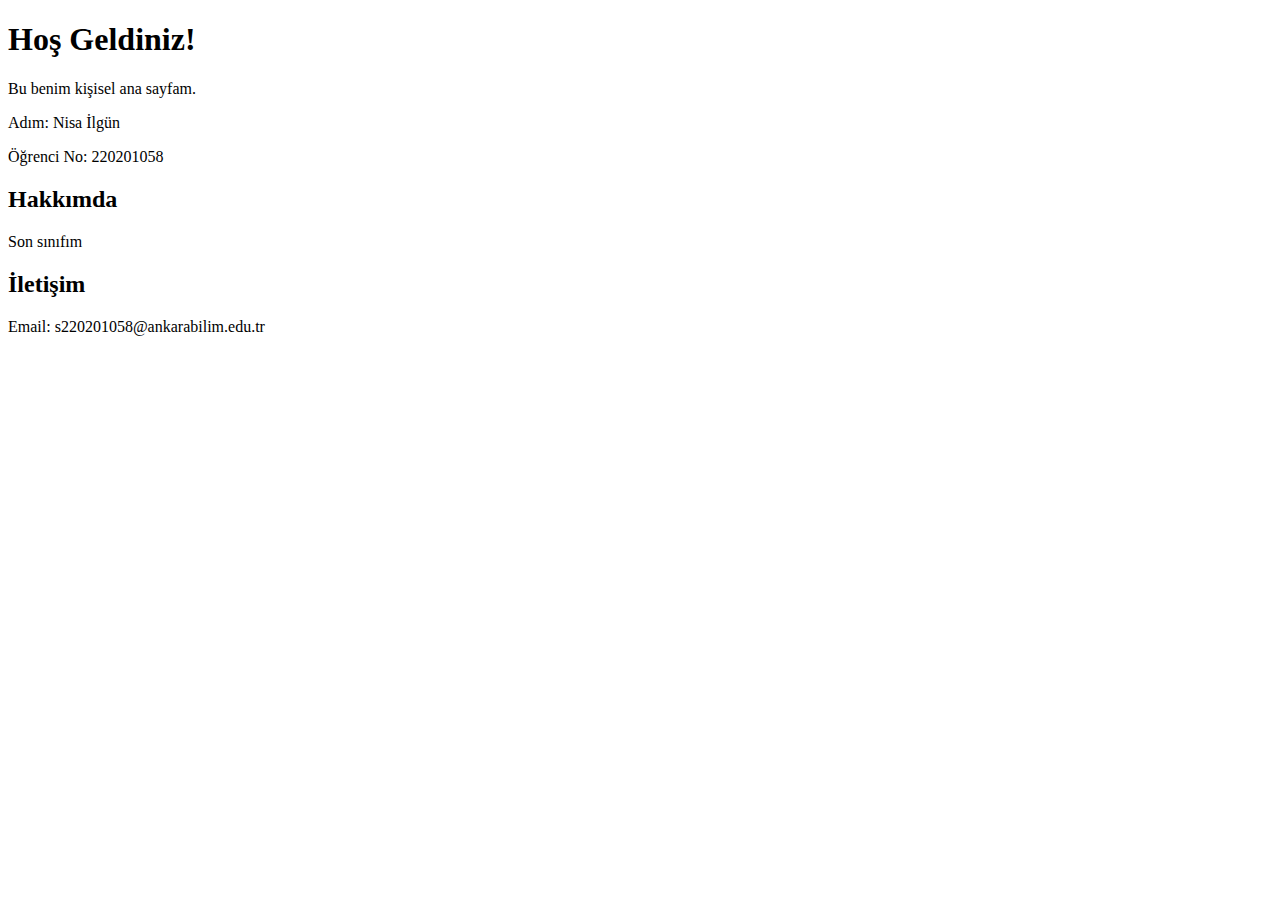
<file: homepage/index.html>
<!DOCTYPE html>
<html>
<head>
    <title>Benim Ana Sayfam</title>
</head>
<body>
    <h1>Hoş Geldiniz!</h1>
    <p>Bu benim kişisel ana sayfam.</p>
    <p>Adım: Nisa İlgün</p>
    <p>Öğrenci No: 220201058</p>
    
    <h2>Hakkımda</h2>
    <p>Son sınıfım</p>
    
    <h2>İletişim</h2>
    <p>Email: s220201058@ankarabilim.edu.tr</p>
</body>
</html>
</file>
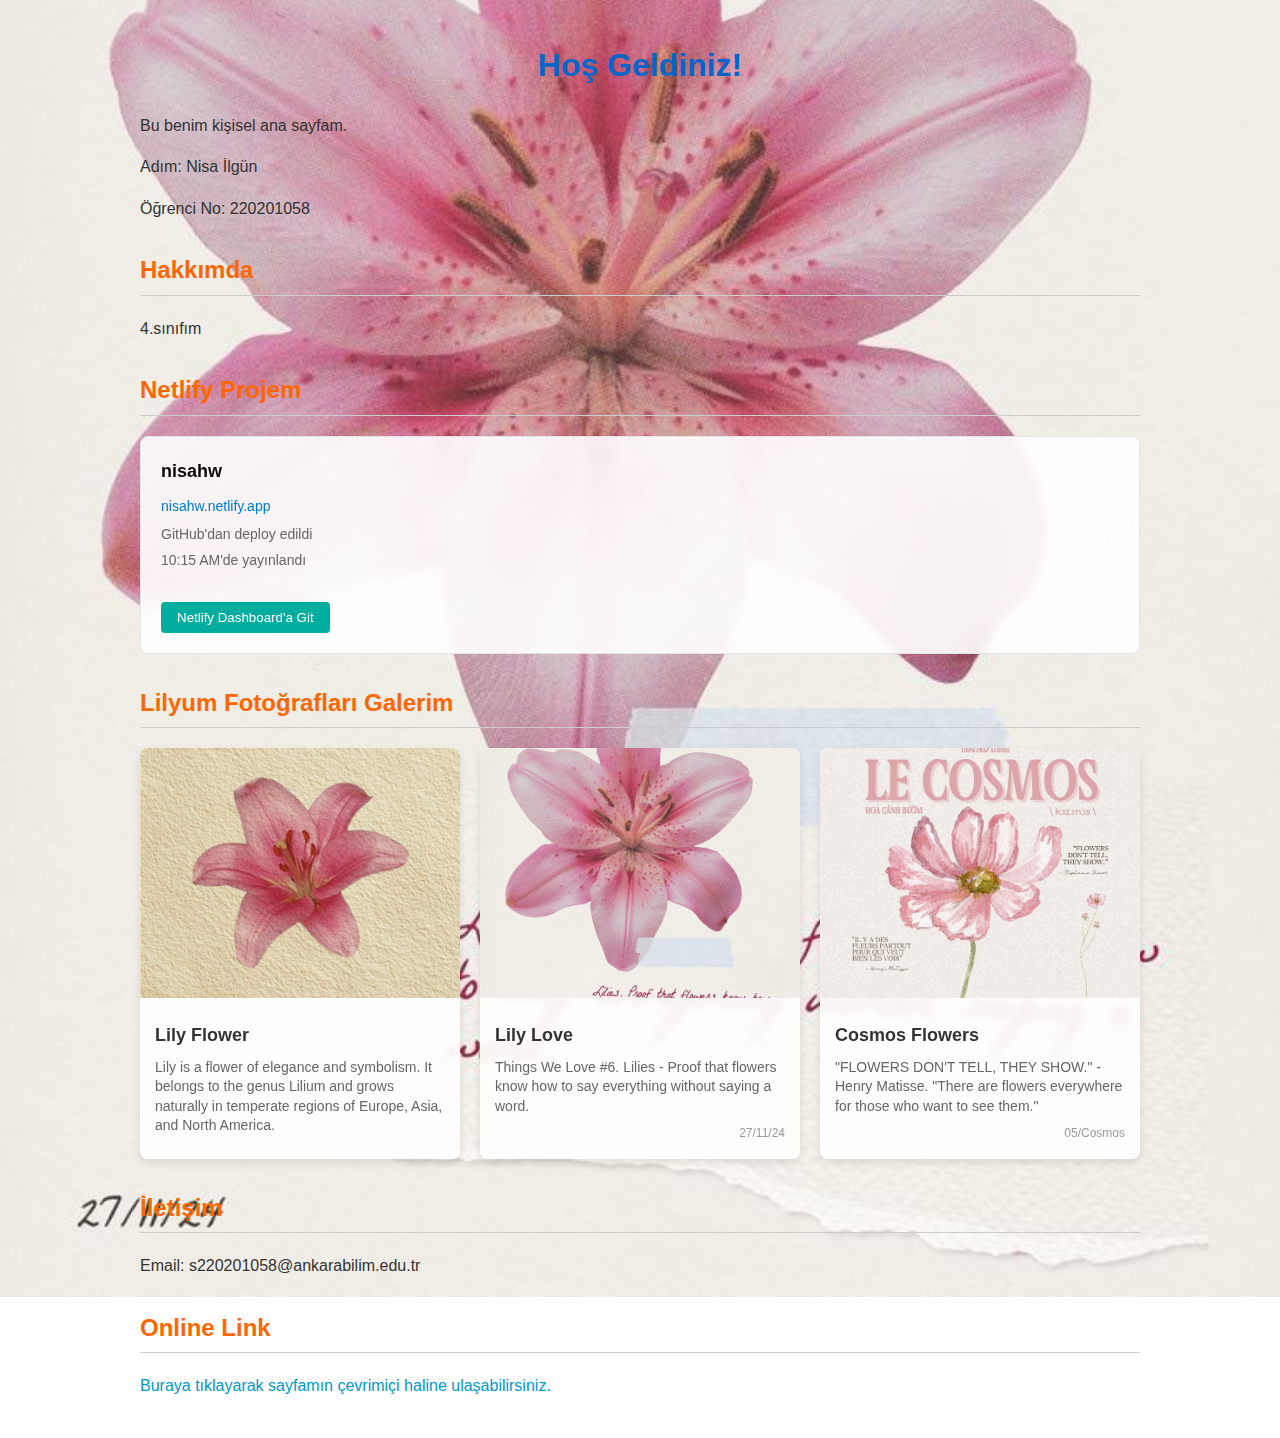
<file: homepage/index (2).html>
<!DOCTYPE html>
<html lang="tr">
<head>
    <meta charset="UTF-8">
    <meta name="viewport" content="width=device-width, initial-scale=1.0">
    <title>Benim Ana Sayfam</title>
    <link rel="stylesheet" href="style.css">
</head>
<body>
    <h1>Hoş Geldiniz!</h1>
    <p>Bu benim kişisel ana sayfam.</p>
    <p>Adım: Nisa İlgün</p>
    <p>Öğrenci No: 220201058</p>

    <h2>Hakkımda</h2>
    <p>4.sınıfım</p>

    <h2>Netlify Projem</h2>
    <div class="netlify-section">
        <div class="netlify-project">
            <div class="project-name">nisahw</div>
            <a href="https://nisahw.netlify.app" class="project-domain" target="_blank">nisahw.netlify.app</a>
            <div class="deployment-info">GitHub'dan deploy edildi</div>
            <div class="deployment-info">10:15 AM'de yayınlandı</div>
        </div>
        
        <button class="netlify-button" onclick="window.open('https://app.netlify.com/projects/nisahw/overview', '_blank')">
            Netlify Dashboard'a Git
        </button>
    </div>

    <h2>Lilyum Fotoğrafları Galerim</h2>
    <div class="gallery">
        <div class="photo-card">
            <img src="2a8d250959e660d8a95a4a0799a16b82.jpg" alt="Lily Flower">
            <div class="photo-info">
                <div class="photo-title">Lily Flower</div>
                <div class="photo-description">
                    Lily is a flower of elegance and symbolism. It belongs to the genus Lilium and grows naturally in temperate regions of Europe, Asia, and North America.
                </div>
            </div>
        </div>

        <div class="photo-card">
            <img src="70d348d43bd834d2424800a670a27e4a.jpg" alt="Lily Love">
            <div class="photo-info">
                <div class="photo-title">Lily Love</div>
                <div class="photo-description">
                    Things We Love #6. Lilies - Proof that flowers know how to say everything without saying a word.
                </div>
                <div class="photo-date">27/11/24</div>
            </div>
        </div>

        <div class="photo-card">
            <img src="b905528ebf4a6c549ba638177b6c0112.jpg" alt="Cosmos Flowers">
            <div class="photo-info">
                <div class="photo-title">Cosmos Flowers</div>
                <div class="photo-description">
                    "FLOWERS DON'T TELL, THEY SHOW." - Henry Matisse. "There are flowers everywhere for those who want to see them."
                </div>
                <div class="photo-date">05/Cosmos</div>
            </div>
        </div>
    </div>

    <h2>İletişim</h2>
    <p>Email: s220201058@ankarabilim.edu.tr</p>
    
    <h2>Online Link</h2>
    <p>
        <a href="https://nisailgun.github.io/homepage/" target="_blank">
            Buraya tıklayarak sayfamın çevrimiçi haline ulaşabilirsiniz.
        </a>
    </p>
</body>
</html>
</file>
<file: homepage/style.css>
/* style.css */
body {
  font-family: Arial, sans-serif;
  background-image: url('70d348d43bd834d2424800a670a27e4a.jpg'); /* Buraya resmin adını yaz */
  background-size: cover;
  background-position: center;
  background-attachment: fixed;
  background-repeat: no-repeat;
  color: #333;
  margin: 40px auto; /* Kenar boşluğu ve ortalama eklendi */
  max-width: 1000px;
  line-height: 1.6;
  padding: 0 15px; /* Responsive kenar boşluğu eklendi */
}

/* İçerik için arka plan şeffaflığı */
.netlify-section,
.photo-card {
  background: rgba(255, 255, 255, 0.9); /* Şeffaflık artırıldı */
  backdrop-filter: blur(5px);
  border-radius: 8px;
}

h1 {
  color: #0066cc;
  text-align: center;
}

h2 {
  color: #ff6600;
  border-bottom: 1px solid #ccc;
  padding-bottom: 5px;
  margin-top: 30px;
}

a {
  color: #0099cc;
  text-decoration: none;
}

a:hover {
  text-decoration: underline;
}

/* Netlify bölümü stilleri */
.netlify-section {
  border: 1px solid #e1e5e9;
  border-radius: 8px;
  padding: 20px;
  margin: 20px 0;
  font-family: -apple-system, BlinkMacSystemFont, 'Segoe UI', Roboto, sans-serif;
}

.netlify-project {
  margin-bottom: 20px;
}

.project-name {
  color: #0a0a0a;
  font-size: 18px;
  font-weight: 600;
  margin-bottom: 8px;
}

.project-domain {
  color: #007acc;
  text-decoration: none;
  font-size: 14px;
}

.deployment-info {
  color: #666;
  font-size: 14px;
  margin-top: 4px;
}

.netlify-button {
  background: #00ad9f;
  color: white;
  border: none;
  border-radius: 4px;
  padding: 8px 16px;
  cursor: pointer;
  margin-top: 10px;
}

/* Fotoğraf galerisi stilleri */
.gallery {
  display: grid;
  /* Otomatik sığdırma ile masaüstünde yan yana 300px min-width */
  grid-template-columns: repeat(auto-fit, minmax(300px, 1fr));
  gap: 20px;
  margin: 20px 0;
}

.photo-card {
  border-radius: 8px;
  overflow: hidden;
  box-shadow: 0 4px 8px rgba(0,0,0,0.1);
  transition: transform 0.3s ease;
}

.photo-card:hover {
  transform: translateY(-5px);
}

.photo-card img {
  width: 100%;
  height: 250px;
  object-fit: cover;
}

.photo-info {
  padding: 15px;
}

.photo-title {
  font-size: 18px;
  font-weight: bold;
  color: #333;
  margin-bottom: 8px;
}

.photo-description {
  font-size: 14px;
  color: #666;
  line-height: 1.4;
}

.photo-date {
  font-size: 12px;
  color: #999;
  margin-top: 8px;
  text-align: right;
}

/* Responsive Geliştirmeler (Mobile uyumluluk eklendi) */
@media (max-width: 767px) {
    /* Mobil ekranlarda kenar boşluğunu azalt */
    body {
        margin: 20px auto; 
    }

    /* Galeri tek sütun olacak: Mobil cihazlarda fotoğrafların alt alta görünmesini sağlar */
    .gallery {
        grid-template-columns: 1fr; /* Tek sütun */
        gap: 15px;
    }
    
    .photo-card img {
        height: 220px; 
    }

    .netlify-button {
        width: 100%; /* Mobil'de butonu tam genişlik yap */
        padding: 12px;
    }
}
</file>
